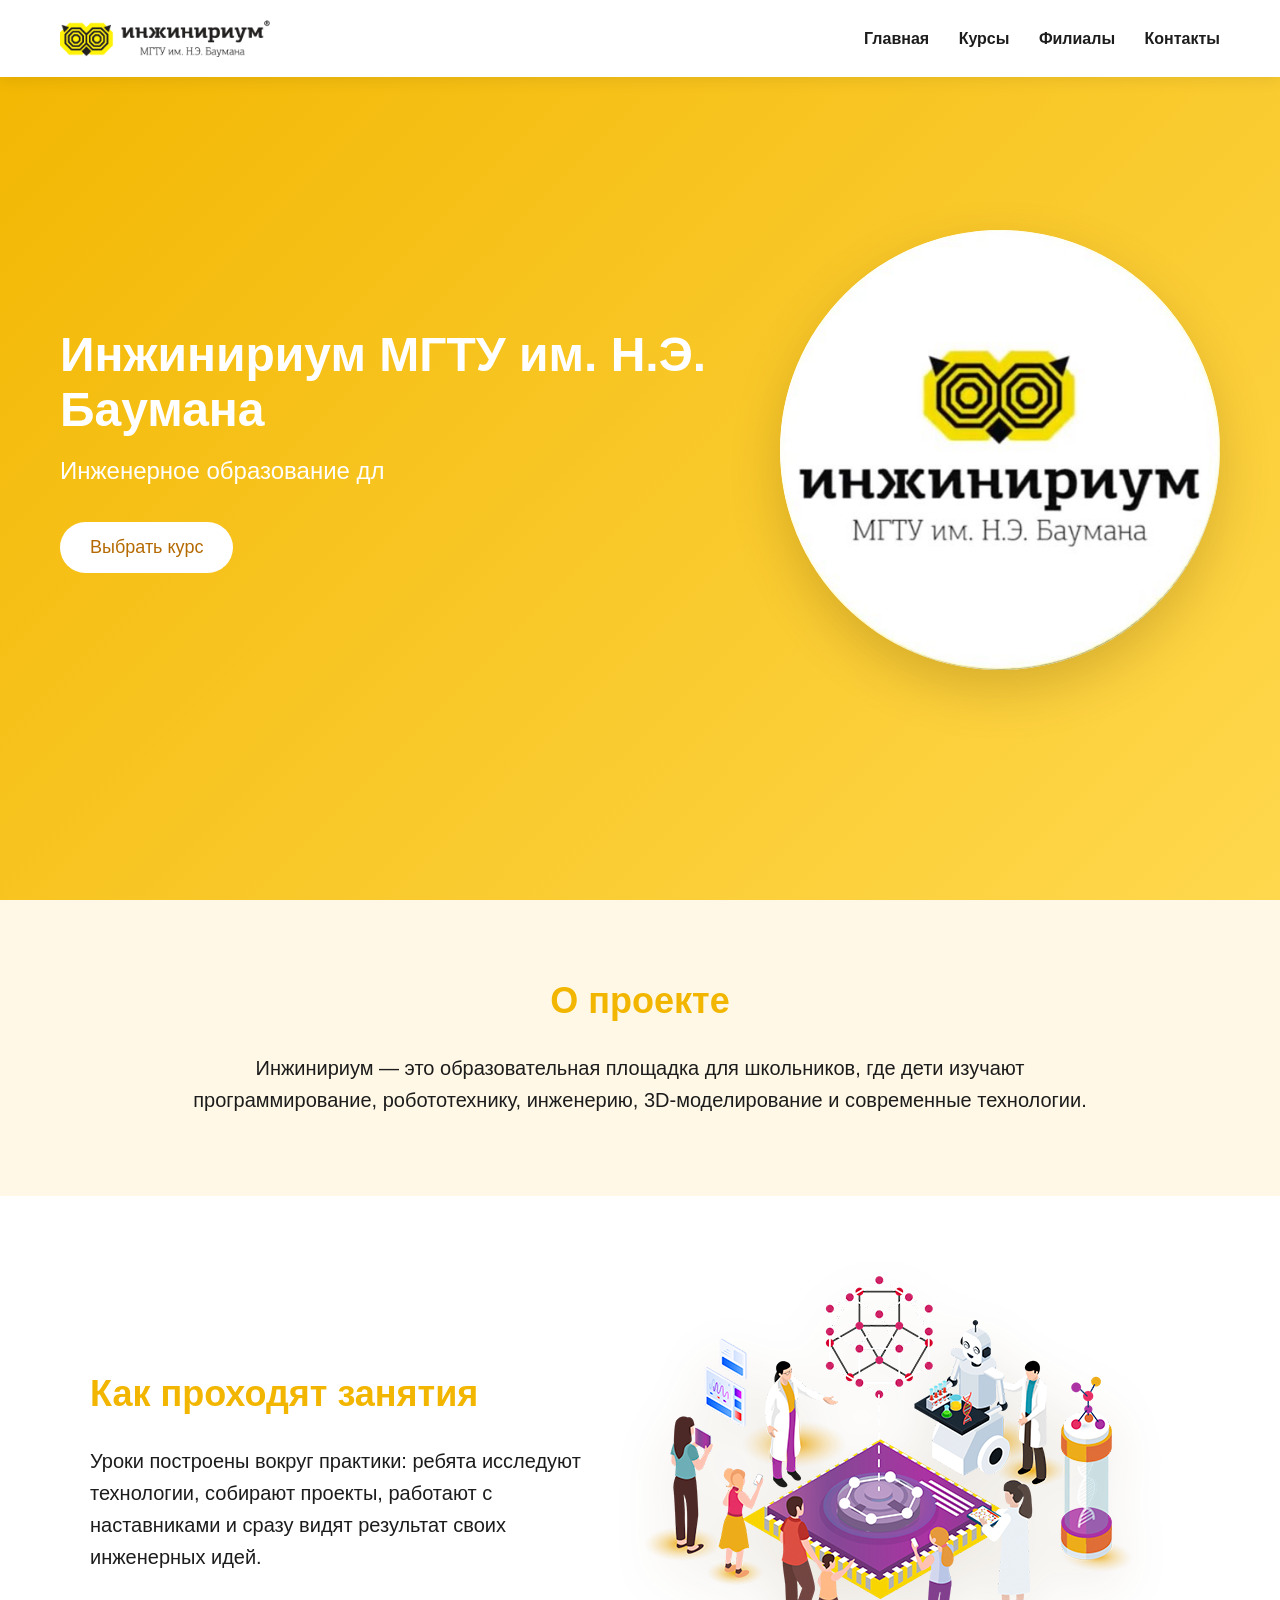
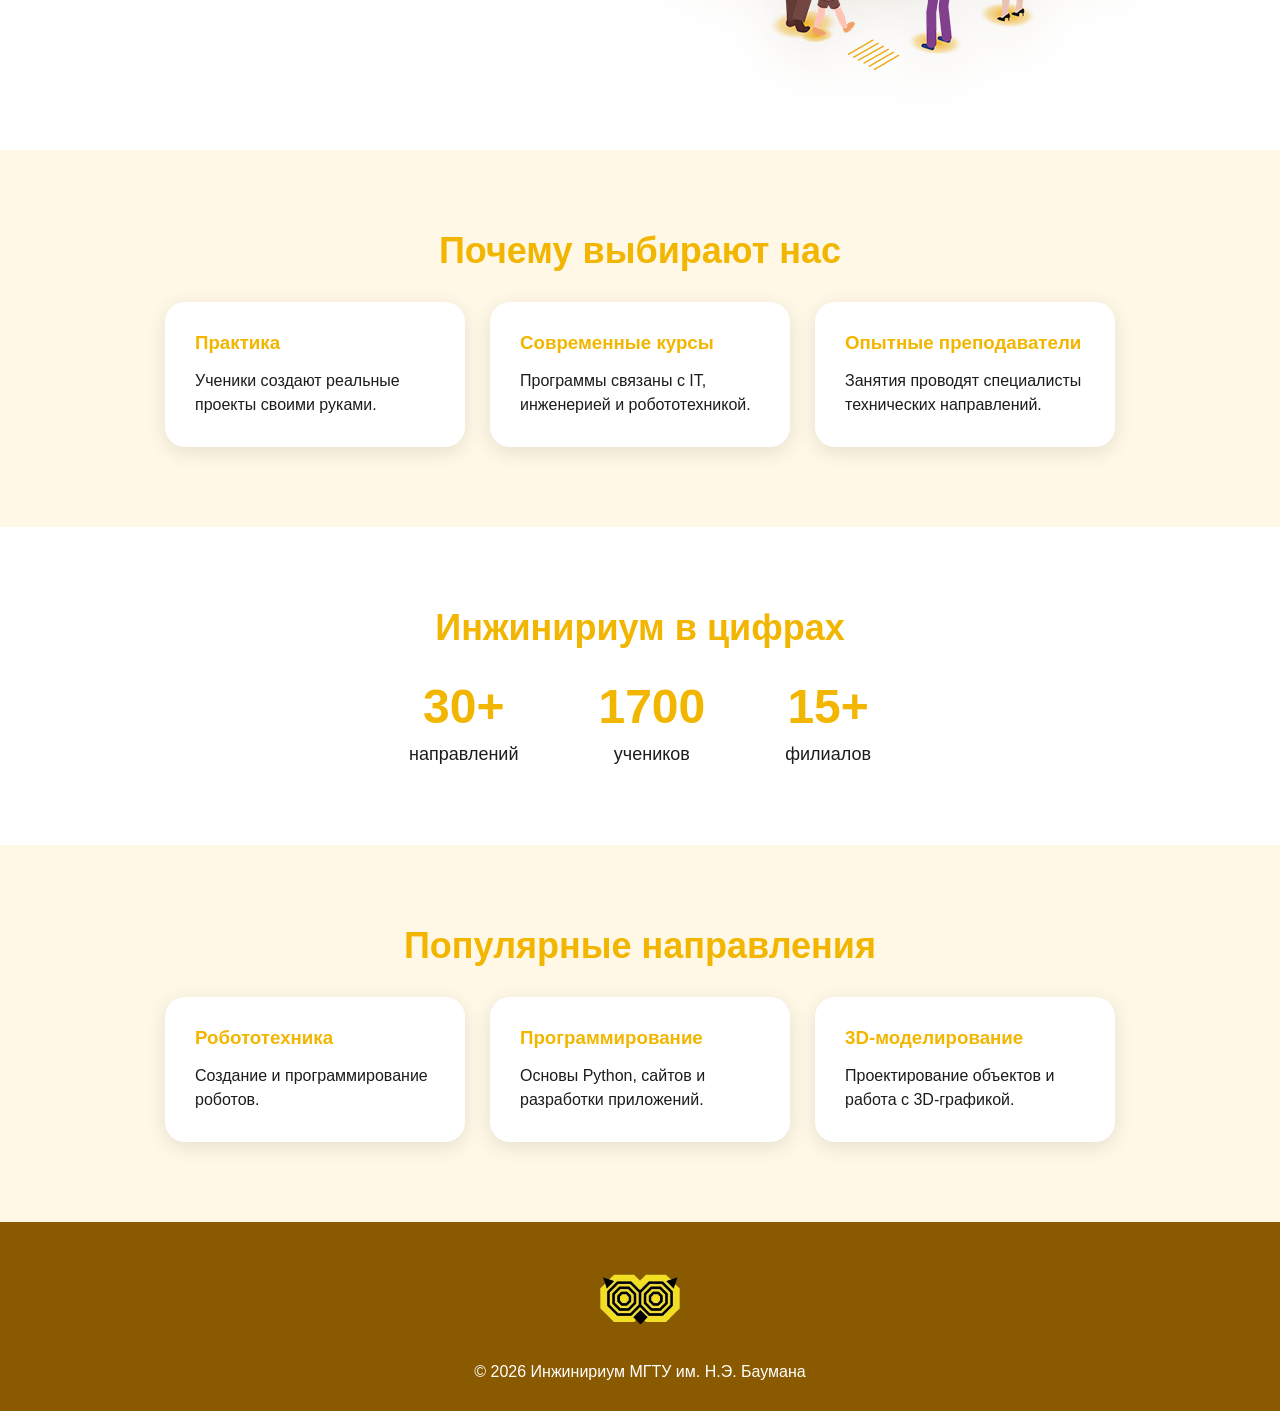
<file: index.html>
<!DOCTYPE html>
<html lang="ru">
<head>
    <meta charset="UTF-8">
    <meta name="viewport" content="width=device-width, initial-scale=1.0">
    <title>Инжинириум МГТУ им. Н.Э. Баумана</title>
    <link rel="stylesheet" href="style.css">
</head>
<body>

<header class="header">
    <a class="logo logo-link" href="index.html" aria-label="Inginirium">
        <img src="inginirium1.png" alt="Inginirium logo">
    </a>

    <nav class="nav">
        <a href="index.html">Главная</a>
        <a href="courses.html">Курсы</a>
        <a href="branches.html">Филиалы</a>
        <a href="contacts.html">Контакты</a>
    </nav>
</header>

<section class="hero">
    <div class="hero-text">
        <h1>Инжинириум МГТУ им. Н.Э. Баумана</h1>
        <p id="typing-text"></p>
        <a class="main-btn" href="courses.html">Выбрать курс</a>
    </div>
    <div class="hero-logo-card" aria-hidden="true">
        <img src="inginirium2.png" alt="">
    </div>
</section>

<section class="about reveal">
    <h2>О проекте</h2>
    <p>
        Инжинириум — это образовательная площадка для школьников,
        где дети изучают программирование, робототехнику, инженерию,
        3D-моделирование и современные технологии.
    </p>
</section>

<section class="infographic reveal">
    <div class="infographic-content">
        <div class="infographic-text">
            <h2>Как проходят занятия</h2>
            <p>
                Уроки построены вокруг практики: ребята исследуют технологии, собирают проекты,
                работают с наставниками и сразу видят результат своих инженерных идей.
            </p>
        </div>
        <img src="headpic_masterclass.png" alt="Инфографика мастер-класса Инжинириума">
    </div>
</section>

<section class="advantages reveal">
    <h2>Почему выбирают нас</h2>

    <div class="cards">
        <div class="card">
            <h3>Практика</h3>
            <p>Ученики создают реальные проекты своими руками.</p>
        </div>

        <div class="card">
            <h3>Современные курсы</h3>
            <p>Программы связаны с IT, инженерией и робототехникой.</p>
        </div>

        <div class="card">
            <h3>Опытные преподаватели</h3>
            <p>Занятия проводят специалисты технических направлений.</p>
        </div>
    </div>
</section>

<section class="stats reveal">
    <h2>Инжинириум в цифрах</h2>

    <div class="stats-box">
        <div>
            <span class="counter" data-target="30">0</span>
            <p>направлений</p>
        </div>

        <div>
            <span class="counter" data-target="5000">0</span>
            <p>учеников</p>
        </div>

        <div>
            <span class="counter" data-target="15">0</span>
            <p>филиалов</p>
        </div>
    </div>
</section>

<section class="courses-preview reveal">
    <h2>Популярные направления</h2>

    <div class="cards">
        <a class="card course-preview-card" href="courses.html#robotics">
            <h3>Робототехника</h3>
            <p>Создание и программирование роботов.</p>
        </a>

        <a class="card course-preview-card" href="courses.html#programming">
            <h3>Программирование</h3>
            <p>Основы Python, сайтов и разработки приложений.</p>
        </a>

        <a class="card course-preview-card" href="courses.html#design">
            <h3>3D-моделирование</h3>
            <p>Проектирование объектов и работа с 3D-графикой.</p>
        </a>
    </div>
</section>

<footer class="footer">
    <img class="footer-logo" src="inginirium3.png" alt="Inginirium logo">
    <p>© 2026 Инжинириум МГТУ им. Н.Э. Баумана</p>
</footer>

<script src="script.js"></script>
</body>
</html>
</file>
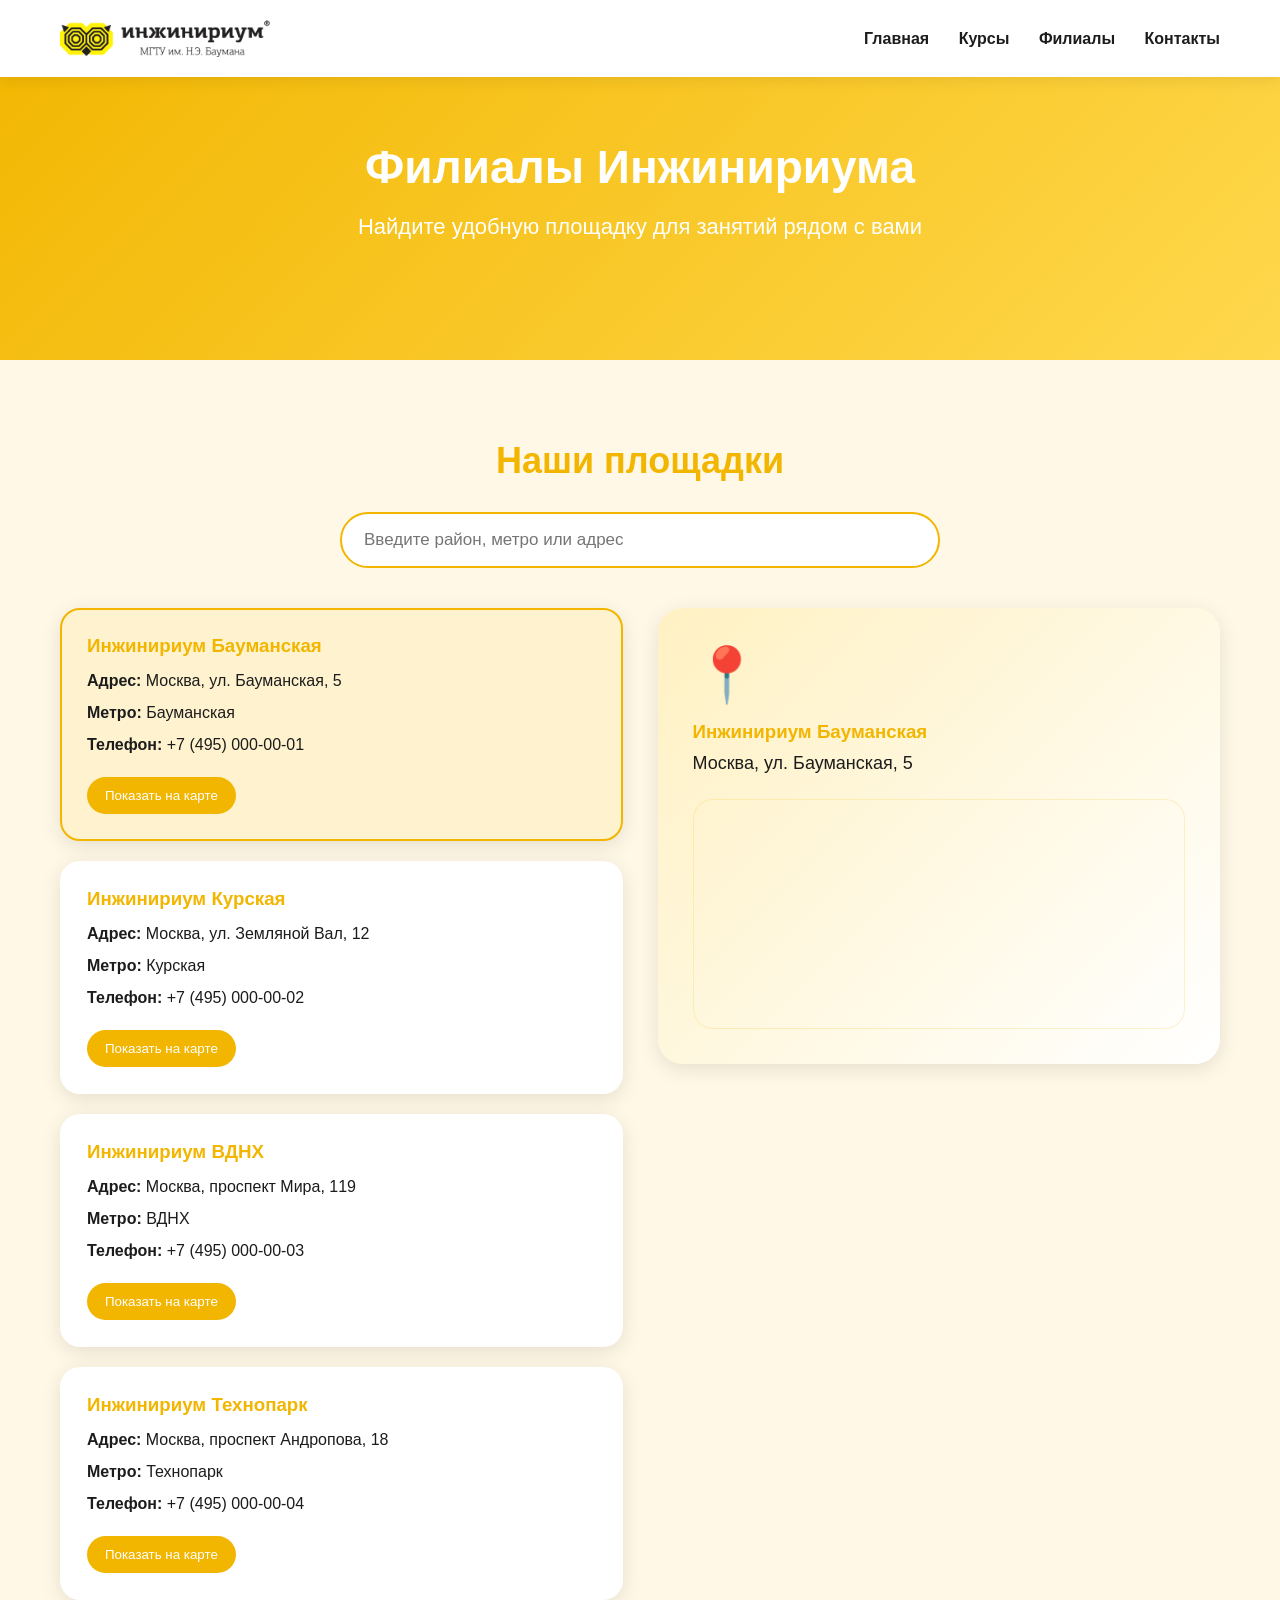
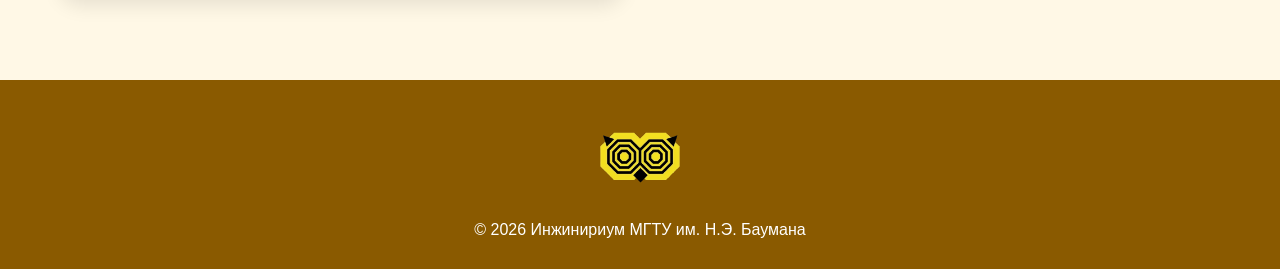
<file: branches.html>
<!DOCTYPE html>
<html lang="ru">
<head>
    <meta charset="UTF-8">
    <meta name="viewport" content="width=device-width, initial-scale=1.0">
    <title>Филиалы — Инжинириум</title>
    <link rel="stylesheet" href="style.css">
</head>
<body>

<header class="header">
    <a class="logo logo-link" href="index.html" aria-label="Inginirium">
        <img src="inginirium1.png" alt="Inginirium logo">
    </a>

    <nav class="nav">
        <a href="index.html">Главная</a>
        <a href="courses.html">Курсы</a>
        <a href="branches.html">Филиалы</a>
        <a href="contacts.html">Контакты</a>
    </nav>
</header>

<section class="page-hero branches-hero">
    <h1>Филиалы Инжинириума</h1>
    <p>Найдите удобную площадку для занятий рядом с вами</p>
</section>

<section class="branches-section reveal">
    <h2>Наши площадки</h2>

    <div class="branches-search">
        <input type="text" id="branch-search" placeholder="Введите район, метро или адрес">
    </div>

    <div class="branches-layout">
        <div class="branches-list">

            <div class="branch-card active-branch" data-branch="Бауманская" data-address="Москва, ул. Бауманская, 5" data-map-src="https://www.google.com/maps?q=55.7729,37.6803&z=16&output=embed">
                <h3>Инжинириум Бауманская</h3>
                <p><strong>Адрес:</strong> Москва, ул. Бауманская, 5</p>
                <p><strong>Метро:</strong> Бауманская</p>
                <p><strong>Телефон:</strong> +7 (495) 000-00-01</p>
                <button class="branch-btn">Показать на карте</button>
            </div>

            <div class="branch-card" data-branch="Курская" data-address="Москва, ул. Земляной Вал, 12" data-map-src="https://www.google.com/maps?q=55.7571,37.6596&z=16&output=embed">
                <h3>Инжинириум Курская</h3>
                <p><strong>Адрес:</strong> Москва, ул. Земляной Вал, 12</p>
                <p><strong>Метро:</strong> Курская</p>
                <p><strong>Телефон:</strong> +7 (495) 000-00-02</p>
                <button class="branch-btn">Показать на карте</button>
            </div>

            <div class="branch-card" data-branch="ВДНХ" data-address="Москва, проспект Мира, 119" data-map-src="https://www.google.com/maps?q=55.8298,37.6335&z=16&output=embed">
                <h3>Инжинириум ВДНХ</h3>
                <p><strong>Адрес:</strong> Москва, проспект Мира, 119</p>
                <p><strong>Метро:</strong> ВДНХ</p>
                <p><strong>Телефон:</strong> +7 (495) 000-00-03</p>
                <button class="branch-btn">Показать на карте</button>
            </div>

            <div class="branch-card" data-branch="Технопарк" data-address="Москва, проспект Андропова, 18" data-map-src="https://www.google.com/maps?q=55.6958,37.6657&z=16&output=embed">
                <h3>Инжинириум Технопарк</h3>
                <p><strong>Адрес:</strong> Москва, проспект Андропова, 18</p>
                <p><strong>Метро:</strong> Технопарк</p>
                <p><strong>Телефон:</strong> +7 (495) 000-00-04</p>
                <button class="branch-btn">Показать на карте</button>
            </div>

        </div>

        <div class="map-box">
            <div class="map-pin">📍</div>
            <h3 id="map-title">Инжинириум Бауманская</h3>
            <p id="map-address">Москва, ул. Бауманская, 5</p>
            <iframe
                id="google-map"
                class="google-map"
                src="https://www.google.com/maps?q=55.7729,37.6803&z=16&output=embed"
                loading="lazy"
                referrerpolicy="no-referrer-when-downgrade"
                allowfullscreen>
            </iframe>
        </div>
    </div>
</section>

<footer class="footer">
    <img class="footer-logo" src="inginirium3.png" alt="Inginirium logo">
    <p>© 2026 Инжинириум МГТУ им. Н.Э. Баумана</p>
</footer>

<script src="script.js"></script>
</body>
</html>
</file>
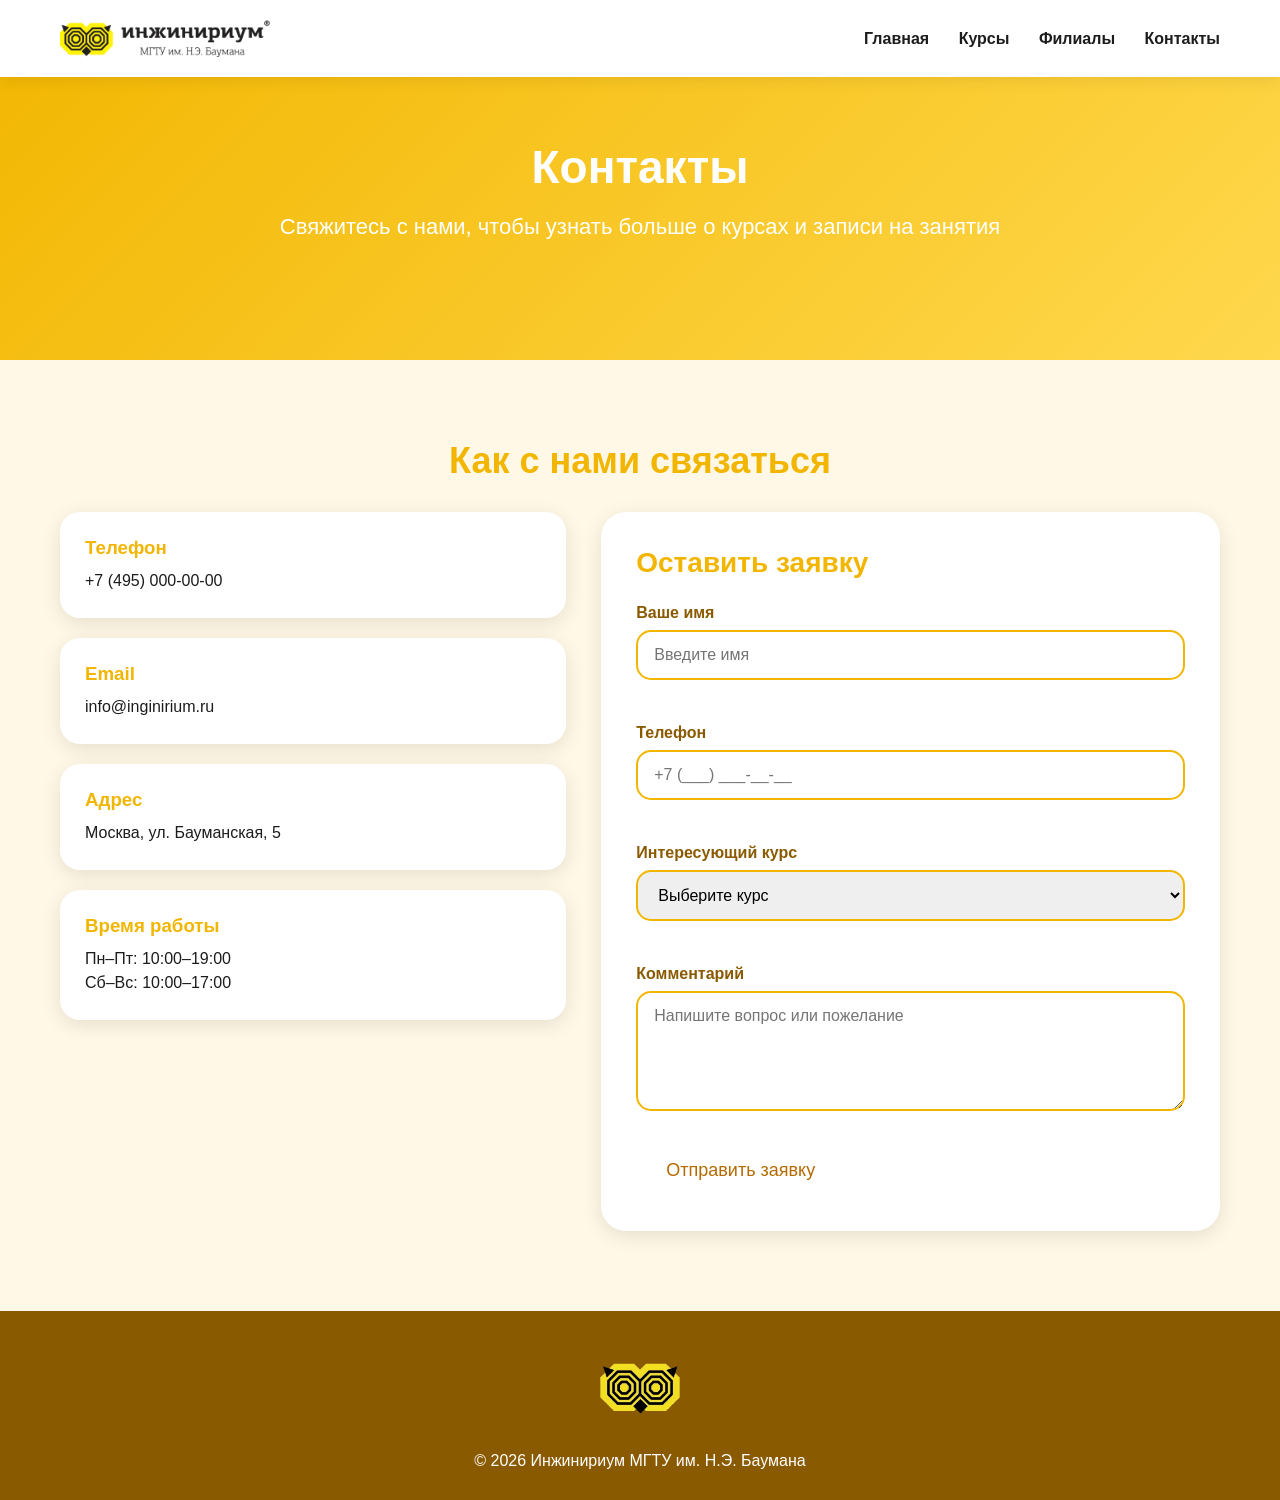
<file: contacts.html>
<!DOCTYPE html>
<html lang="ru">
<head>
    <meta charset="UTF-8">
    <meta name="viewport" content="width=device-width, initial-scale=1.0">
    <title>Контакты — Инжинириум</title>
    <link rel="stylesheet" href="style.css">
</head>
<body>

<header class="header">
    <a class="logo logo-link" href="index.html" aria-label="Inginirium">
        <img src="inginirium1.png" alt="Inginirium logo">
    </a>

    <nav class="nav">
        <a href="index.html">Главная</a>
        <a href="courses.html">Курсы</a>
        <a href="branches.html">Филиалы</a>
        <a href="contacts.html">Контакты</a>
    </nav>
</header>

<section class="page-hero contacts-hero">
    <h1>Контакты</h1>
    <p>Свяжитесь с нами, чтобы узнать больше о курсах и записи на занятия</p>
</section>

<section class="contacts-section reveal">
    <h2>Как с нами связаться</h2>

    <div class="contacts-layout">

        <div class="contacts-info">
            <div class="contact-card">
                <h3>Телефон</h3>
                <p>+7 (495) 000-00-00</p>
            </div>

            <div class="contact-card">
                <h3>Email</h3>
                <p>info@inginirium.ru</p>
            </div>

            <div class="contact-card">
                <h3>Адрес</h3>
                <p>Москва, ул. Бауманская, 5</p>
            </div>

            <div class="contact-card">
                <h3>Время работы</h3>
                <p>Пн–Пт: 10:00–19:00</p>
                <p>Сб–Вс: 10:00–17:00</p>
            </div>
        </div>

        <div class="contact-form-box">
            <h3>Оставить заявку</h3>

            <form id="contact-form">
                <div class="form-group">
                    <label for="user-name">Ваше имя</label>
                    <input type="text" id="user-name" placeholder="Введите имя">
                    <span class="error-text"></span>
                </div>

                <div class="form-group">
                    <label for="user-phone">Телефон</label>
                    <input type="text" id="user-phone" placeholder="+7 (___) ___-__-__">
                    <span class="error-text"></span>
                </div>

                <div class="form-group">
                    <label for="user-course">Интересующий курс</label>
                    <select id="user-course">
                        <option value="">Выберите курс</option>
                        <option value="python">Python для школьников</option>
                        <option value="robotics">Робототехника LEGO</option>
                        <option value="engineering">Юный инженер</option>
                        <option value="web">Создание сайтов</option>
                        <option value="3d">3D-моделирование</option>
                    </select>
                    <span class="error-text"></span>
                </div>

                <div class="form-group">
                    <label for="user-message">Комментарий</label>
                    <textarea id="user-message" placeholder="Напишите вопрос или пожелание"></textarea>
                </div>

                <button type="submit" class="main-btn form-submit-btn">Отправить заявку</button>
            </form>

            <div class="success-message" id="success-message">
                Заявка успешно отправлена! Мы свяжемся с вами в ближайшее время.
            </div>
        </div>

    </div>
</section>

<footer class="footer">
    <img class="footer-logo" src="inginirium3.png" alt="Inginirium logo">
    <p>© 2026 Инжинириум МГТУ им. Н.Э. Баумана</p>
</footer>

<script src="script.js"></script>
</body>
</html>
</file>
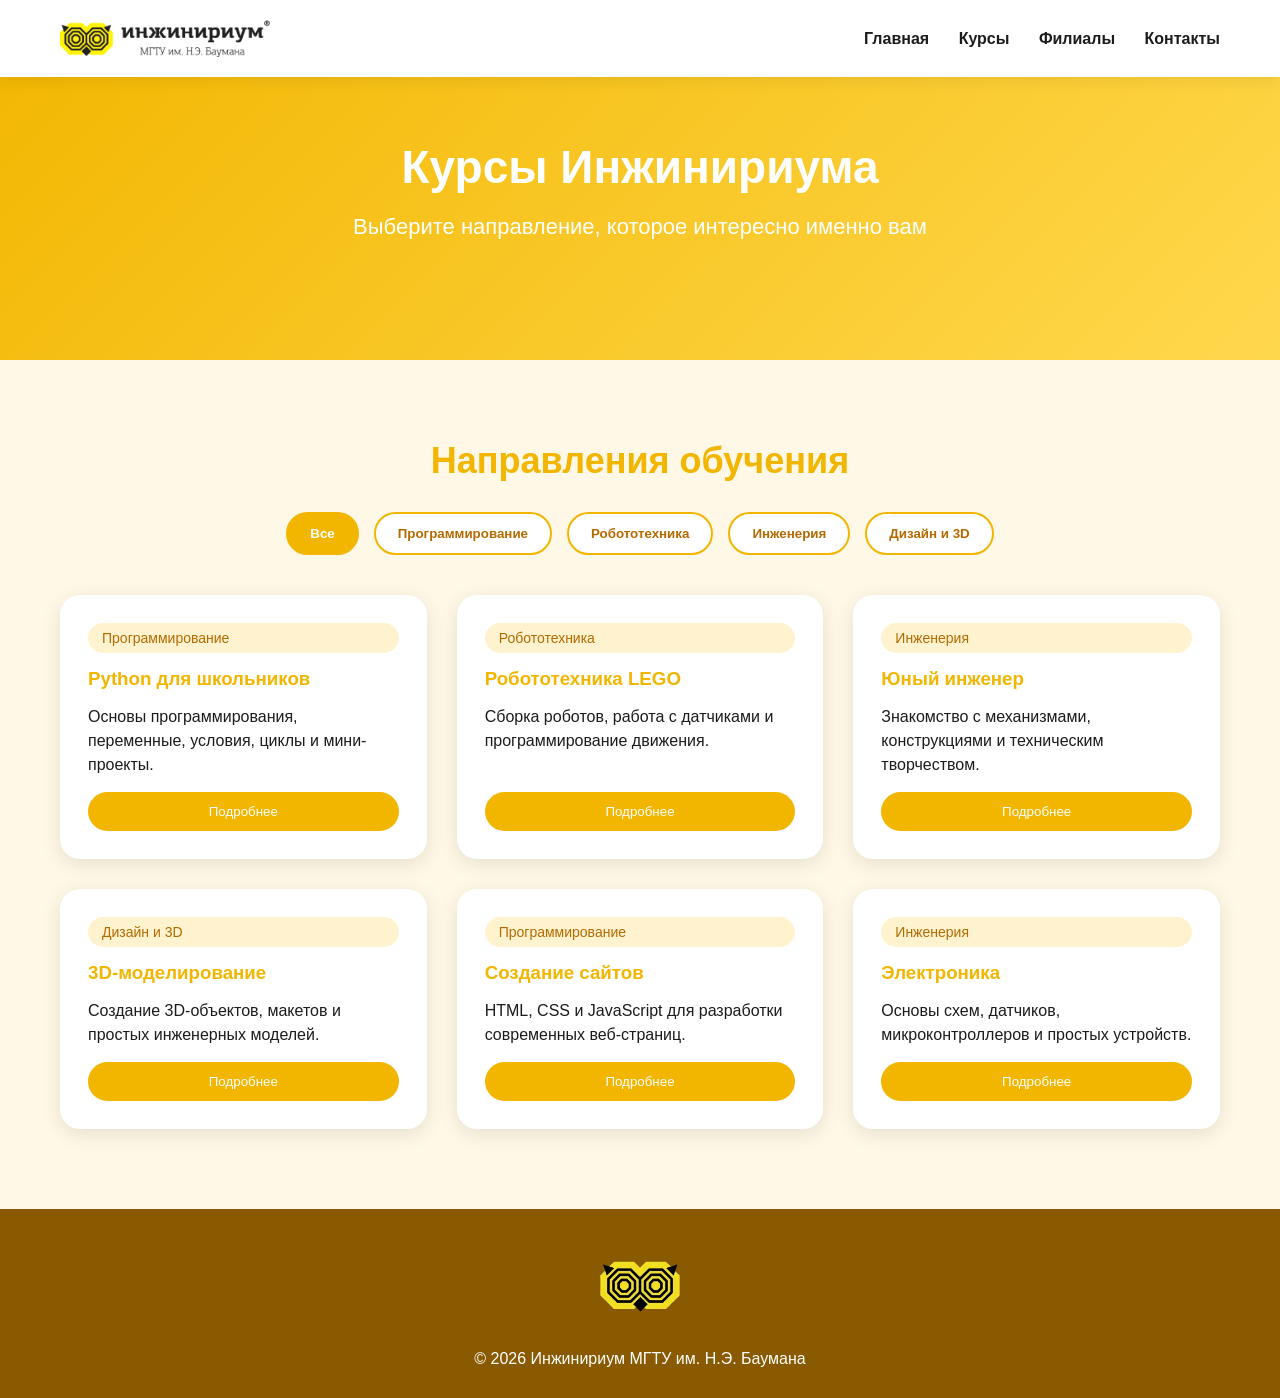
<file: courses.html>
<!DOCTYPE html>
<html lang="ru">
<head>
    <meta charset="UTF-8">
    <meta name="viewport" content="width=device-width, initial-scale=1.0">
    <title>Курсы — Инжинириум</title>
    <link rel="stylesheet" href="style.css">
</head>
<body>

<header class="header">
    <a class="logo logo-link" href="index.html" aria-label="Inginirium">
        <img src="inginirium1.png" alt="Inginirium logo">
    </a>

    <nav class="nav">
        <a href="index.html">Главная</a>
        <a href="courses.html">Курсы</a>
        <a href="branches.html">Филиалы</a>
        <a href="contacts.html">Контакты</a>
    </nav>
</header>

<section class="page-hero courses-hero">
    <h1>Курсы Инжинириума</h1>
    <p>Выберите направление, которое интересно именно вам</p>
</section>

<section class="courses-section reveal">
    <h2>Направления обучения</h2>

    <div class="filter-buttons">
        <button class="filter-btn active-filter" data-filter="all">Все</button>
        <button class="filter-btn" data-filter="programming">Программирование</button>
        <button class="filter-btn" data-filter="robotics">Робототехника</button>
        <button class="filter-btn" data-filter="engineering">Инженерия</button>
        <button class="filter-btn" data-filter="design">Дизайн и 3D</button>
    </div>

    <div class="courses-grid">
        <div class="course-card" data-category="programming">
            <span class="course-tag">Программирование</span>
            <h3>Python для школьников</h3>
            <p>Основы программирования, переменные, условия, циклы и мини-проекты.</p>
            <ul class="course-meta">
                <li><strong>Возраст:</strong> 10–14 лет</li>
                <li><strong>Длительность:</strong> 4 месяца</li>
                <li><strong>Расписание:</strong> 2 раза в неделю по 90 минут</li>
                <li><strong>Количество занятий:</strong> 32</li>
                <li><strong>Формат обучения:</strong> очно, мини-группы</li>
                <li><strong>Уровень:</strong> начальный</li>
            </ul>
            <div class="course-result">
                <h4>После курса ребёнок сможет</h4>
                <p>Писать простые программы на Python, использовать переменные, условия, циклы и функции.</p>
            </div>
            <div class="course-projects">
                <h4>Примеры проектов</h4>
                <p>Мини-игра, калькулятор, чат-бот, программа-викторина.</p>
            </div>
            <button class="details-btn" data-title="Python для школьников" data-text="На курсе ученики изучают основы Python, создают простые игры, программы и учатся мыслить как программисты.">
                Подробнее
            </button>
        </div>

        <div class="course-card" data-category="robotics">
            <span class="course-tag">Робототехника</span>
            <h3>Робототехника LEGO</h3>
            <p>Сборка роботов, работа с датчиками и программирование движения.</p>
            <ul class="course-meta">
                <li><strong>Возраст:</strong> 7–11 лет</li>
                <li><strong>Длительность:</strong> 3 месяца</li>
                <li><strong>Расписание:</strong> 1 раз в неделю по 120 минут</li>
                <li><strong>Количество занятий:</strong> 12</li>
                <li><strong>Формат обучения:</strong> очно, работа в командах</li>
                <li><strong>Уровень:</strong> начальный</li>
            </ul>
            <div class="course-result">
                <h4>После курса ребёнок сможет</h4>
                <p>Собирать роботов LEGO, подключать датчики и программировать движение по заданному сценарию.</p>
            </div>
            <div class="course-projects">
                <h4>Примеры проектов</h4>
                <p>Робот-сумоист, робот-следопыт, автоматические ворота, сортировщик предметов.</p>
            </div>
            <button class="details-btn" data-title="Робототехника LEGO" data-text="Ребята собирают модели роботов, программируют их поведение и учатся решать инженерные задачи.">
                Подробнее
            </button>
        </div>

        <div class="course-card" data-category="engineering">
            <span class="course-tag">Инженерия</span>
            <h3>Юный инженер</h3>
            <p>Знакомство с механизмами, конструкциями и техническим творчеством.</p>
            <ul class="course-meta">
                <li><strong>Возраст:</strong> 9–13 лет</li>
                <li><strong>Длительность:</strong> 4 месяца</li>
                <li><strong>Расписание:</strong> 1 раз в неделю по 120 минут</li>
                <li><strong>Количество занятий:</strong> 16</li>
                <li><strong>Формат обучения:</strong> очно, проектные занятия</li>
                <li><strong>Уровень:</strong> базовый</li>
            </ul>
            <div class="course-result">
                <h4>После курса ребёнок сможет</h4>
                <p>Понимать принципы работы механизмов, читать простые схемы и собирать инженерные модели.</p>
            </div>
            <div class="course-projects">
                <h4>Примеры проектов</h4>
                <p>Мостовая конструкция, подъёмный кран, катапульта, модель транспортного механизма.</p>
            </div>
            <button class="details-btn" data-title="Юный инженер" data-text="Курс помогает понять основы инженерии: как работают механизмы, конструкции и технические системы.">
                Подробнее
            </button>
        </div>

        <div class="course-card" data-category="design">
            <span class="course-tag">Дизайн и 3D</span>
            <h3>3D-моделирование</h3>
            <p>Создание 3D-объектов, макетов и простых инженерных моделей.</p>
            <ul class="course-meta">
                <li><strong>Возраст:</strong> 11–16 лет</li>
                <li><strong>Длительность:</strong> 3 месяца</li>
                <li><strong>Расписание:</strong> 2 раза в неделю по 90 минут</li>
                <li><strong>Количество занятий:</strong> 24</li>
                <li><strong>Формат обучения:</strong> очно, индивидуальная работа за компьютером</li>
                <li><strong>Уровень:</strong> начальный</li>
            </ul>
            <div class="course-result">
                <h4>После курса ребёнок сможет</h4>
                <p>Создавать 3D-модели, готовить их к печати и оформлять простые инженерные макеты.</p>
            </div>
            <div class="course-projects">
                <h4>Примеры проектов</h4>
                <p>Брелок, деталь механизма, макет здания, персонаж или объект для игры.</p>
            </div>
            <button class="details-btn" data-title="3D-моделирование" data-text="Ученики осваивают основы 3D-моделирования и создают собственные объекты для проектов.">
                Подробнее
            </button>
        </div>

        <div class="course-card" data-category="programming">
            <span class="course-tag">Программирование</span>
            <h3>Создание сайтов</h3>
            <p>HTML, CSS и JavaScript для разработки современных веб-страниц.</p>
            <ul class="course-meta">
                <li><strong>Возраст:</strong> 12–16 лет</li>
                <li><strong>Длительность:</strong> 4 месяца</li>
                <li><strong>Расписание:</strong> 2 раза в неделю по 90 минут</li>
                <li><strong>Количество занятий:</strong> 32</li>
                <li><strong>Формат обучения:</strong> очно или онлайн</li>
                <li><strong>Уровень:</strong> начальный</li>
            </ul>
            <div class="course-result">
                <h4>После курса ребёнок сможет</h4>
                <p>Верстать адаптивные страницы, добавлять интерактивность и публиковать небольшой сайт.</p>
            </div>
            <div class="course-projects">
                <h4>Примеры проектов</h4>
                <p>Личный сайт, страница курса, интерактивная галерея, мини-приложение на JavaScript.</p>
            </div>
            <button class="details-btn" data-title="Создание сайтов" data-text="На курсе ученики создают сайты, изучают HTML, CSS, JavaScript и основы веб-дизайна.">
                Подробнее
            </button>
        </div>

        <div class="course-card" data-category="engineering">
            <span class="course-tag">Инженерия</span>
            <h3>Электроника</h3>
            <p>Основы схем, датчиков, микроконтроллеров и простых устройств.</p>
            <ul class="course-meta">
                <li><strong>Возраст:</strong> 12–17 лет</li>
                <li><strong>Длительность:</strong> 4 месяца</li>
                <li><strong>Расписание:</strong> 1 раз в неделю по 120 минут</li>
                <li><strong>Количество занятий:</strong> 16</li>
                <li><strong>Формат обучения:</strong> очно, лабораторные работы</li>
                <li><strong>Уровень:</strong> базовый</li>
            </ul>
            <div class="course-result">
                <h4>После курса ребёнок сможет</h4>
                <p>Собирать простые электронные схемы, работать с датчиками и понимать основы микроконтроллеров.</p>
            </div>
            <div class="course-projects">
                <h4>Примеры проектов</h4>
                <p>Светофор, метеостанция, сигнализация, устройство с датчиком расстояния.</p>
            </div>
            <button class="details-btn" data-title="Электроника" data-text="На занятиях ученики знакомятся с электронными компонентами, собирают схемы и создают простые устройства.">
                Подробнее
            </button>
        </div>
    </div>
</section>

<div class="modal" id="course-modal">
    <div class="modal-content">
        <button class="modal-close" id="modal-close">×</button>
        <h2 id="modal-title"></h2>
        <div id="modal-text" class="modal-text"></div>
        <a class="main-btn modal-signup-btn" href="contacts.html">Записаться</a>
    </div>
</div>

<footer class="footer">
    <img class="footer-logo" src="inginirium3.png" alt="Inginirium logo">
    <p>© 2026 Инжинириум МГТУ им. Н.Э. Баумана</p>
</footer>

<script src="script.js"></script>
</body>
</html>
</file>
<file: style.css>
* {
    margin: 0;
    padding: 0;
    box-sizing: border-box;
}

body {
    font-family: Arial, sans-serif;
    background: #fff8e6;
    color: #1c1c1c;
}

.header {
    width: 100%;
    padding: 20px 60px;
    background: #ffffff;
    display: flex;
    justify-content: space-between;
    align-items: center;
    box-shadow: 0 3px 15px rgba(0, 0, 0, 0.08);
    position: fixed;
    top: 0;
    z-index: 100;
}

.logo {
    font-size: 24px;
    font-weight: bold;
    color: #f2b600;
}

.logo-link {
    display: inline-flex;
    align-items: center;
    flex: 0 0 auto;
    text-decoration: none;
}

.logo-link img {
    display: block;
    width: 210px;
    max-width: 42vw;
    height: auto;
}

.nav a {
    margin-left: 25px;
    text-decoration: none;
    color: #1c1c1c;
    font-weight: bold;
}

.nav a:hover {
    color: #f2b600;
}

.hero {
    height: 100vh;
    background: linear-gradient(135deg, #f2b600, #ffd84d);
    display: flex;
    gap: 48px;
    justify-content: space-between;
    align-items: center;
    padding: 0 60px;
    color: white;
    overflow: hidden;
}

.hero-text {
    max-width: 700px;
}

.hero h1 {
    font-size: 48px;
    margin-bottom: 20px;
}

.hero p {
    font-size: 24px;
    min-height: 35px;
    margin-bottom: 30px;
}

.hero-logo-card {
    width: min(36vw, 440px);
    border-radius: 50%;
    overflow: hidden;
    box-shadow: 0 20px 50px rgba(91, 61, 0, 0.22);
    background: white;
    flex: 0 0 auto;
}

.hero-logo-card img {
    display: block;
    width: 100%;
    height: auto;
    aspect-ratio: 1;
    object-fit: cover;
}

.main-btn {
    display: inline-block;
    padding: 15px 30px;
    background: white;
    color: #b56a00;
    border: none;
    border-radius: 30px;
    font-size: 18px;
    text-decoration: none;
    cursor: pointer;
    transition: 0.3s;
}

.main-btn:hover {
    transform: scale(1.05);
    background: #fff3cf;
}

section {
    padding: 80px 60px;
}

h2 {
    font-size: 36px;
    margin-bottom: 30px;
    text-align: center;
    color: #f2b600;
}

.about p {
    max-width: 900px;
    margin: 0 auto;
    font-size: 20px;
    line-height: 1.6;
    text-align: center;
}

.infographic {
    background: #ffffff;
}

.infographic-content {
    max-width: 1100px;
    margin: 0 auto;
    display: grid;
    grid-template-columns: minmax(0, 0.9fr) minmax(280px, 489px);
    gap: 42px;
    align-items: center;
}

.infographic-text h2 {
    text-align: left;
}

.infographic-text p {
    font-size: 20px;
    line-height: 1.6;
}

.infographic-content img {
    display: block;
    width: 100%;
    height: auto;
    filter: drop-shadow(0 18px 28px rgba(91, 61, 0, 0.12));
}

.cards {
    display: flex;
    gap: 25px;
    justify-content: center;
    flex-wrap: wrap;
}

.card {
    background: white;
    width: 300px;
    padding: 30px;
    border-radius: 20px;
    box-shadow: 0 5px 20px rgba(0, 0, 0, 0.1);
    transition: 0.3s;
}

.card:hover {
    transform: translateY(-10px);
}

.card h3 {
    color: #f2b600;
    margin-bottom: 15px;
}

.card p {
    line-height: 1.5;
}

.course-preview-card {
    color: inherit;
    text-decoration: none;
}

.course-preview-card:focus-visible {
    outline: 3px solid #b56a00;
    outline-offset: 4px;
}

.stats {
    background: #ffffff;
}

.stats-box {
    display: flex;
    justify-content: center;
    gap: 80px;
    flex-wrap: wrap;
    text-align: center;
}

.counter {
    font-size: 48px;
    font-weight: bold;
    color: #f2b600;
}

.stats-box p {
    font-size: 18px;
    margin-top: 10px;
}

.footer {
    background: #8a5a00;
    color: white;
    text-align: center;
    padding: 30px;
}

.footer-logo {
    display: block;
    object-fit: contain;
    object-position: center;
    margin-bottom: 16px;
    margin-left: auto;
    margin-right: auto;
    width: 180px;
    max-width: 70vw;
    height: auto;
}

.reveal {
    opacity: 0;
    transform: translateY(60px);
    transition: 0.8s;
}

.reveal.active {
    opacity: 1;
    transform: translateY(0);
}

@media (max-width: 768px) {
    .header {
        padding: 15px 25px;
        flex-direction: column;
        gap: 15px;
    }

    .nav a {
        margin: 0 8px;
        font-size: 14px;
    }

    .hero {
        padding: 0 30px;
        text-align: center;
        justify-content: center;
    }

    .hero h1 {
        font-size: 34px;
    }

    .hero p {
        font-size: 20px;
    }

    .hero-logo-card {
        display: none;
    }

    section {
        padding: 60px 25px;
    }

    .infographic-content {
        grid-template-columns: 1fr;
        text-align: center;
    }

    .infographic-text h2 {
        text-align: center;
    }

    .stats-box {
        gap: 35px;
    }
}

.page-hero {
    min-height: 360px;
    padding: 140px 60px 80px;
    background: linear-gradient(135deg, #f2b600, #ffd84d);
    color: white;
    text-align: center;
}

.page-hero h1 {
    font-size: 46px;
    margin-bottom: 20px;
}

.page-hero p {
    font-size: 22px;
}

.courses-section {
    background: #fff8e6;
}

.filter-buttons {
    display: flex;
    justify-content: center;
    gap: 15px;
    flex-wrap: wrap;
    margin-bottom: 40px;
}

.filter-btn {
    padding: 12px 22px;
    border: 2px solid #f2b600;
    background: white;
    color: #b56a00;
    border-radius: 25px;
    cursor: pointer;
    font-weight: bold;
    transition: 0.3s;
}

.filter-btn:hover,
.active-filter {
    background: #f2b600;
    color: white;
}

.courses-grid {
    display: grid;
    grid-template-columns: repeat(auto-fit, minmax(280px, 1fr));
    gap: 30px;
}

.course-card {
    background: white;
    padding: 28px;
    border-radius: 20px;
    box-shadow: 0 5px 20px rgba(0, 0, 0, 0.1);
    transition: 0.4s;
    animation: courseShow 0.5s ease;
    display: flex;
    flex-direction: column;
}

.course-card:hover {
    transform: translateY(-10px);
}

.course-tag {
    display: inline-block;
    padding: 7px 14px;
    background: #fff3cf;
    color: #b56a00;
    border-radius: 20px;
    font-size: 14px;
    margin-bottom: 15px;
}

.course-card h3 {
    color: #f2b600;
    margin-bottom: 15px;
}

.course-card p {
    line-height: 1.5;
    margin-bottom: 15px;
}

.course-card ul {
    margin-left: 20px;
    margin-bottom: 20px;
}

.course-card li {
    margin-bottom: 7px;
}

.course-meta {
    background: #fffaf0;
    border-left: 4px solid #f2b600;
    border-radius: 14px;
    list-style: none;
    margin-left: 0;
    padding: 16px 18px;
}

.course-meta li {
    line-height: 1.45;
}

.course-result,
.course-projects {
    margin-bottom: 18px;
}

.course-result h4,
.course-projects h4 {
    color: #8a5a00;
    font-size: 16px;
    margin-bottom: 8px;
}

.course-result p,
.course-projects p {
    margin-bottom: 0;
}

.course-card .course-meta,
.course-card .course-result,
.course-card .course-projects {
    display: none;
}

.modal-text {
    max-height: min(58vh, 520px);
    overflow-y: auto;
    padding-right: 8px;
}

.modal-text > p {
    font-size: 18px;
    line-height: 1.6;
    margin-bottom: 22px;
}

.modal-text .course-meta,
.modal-text .course-result,
.modal-text .course-projects {
    display: block;
}

.modal-text .course-meta {
    margin-bottom: 22px;
}

.modal-text .course-result,
.modal-text .course-projects {
    padding-top: 4px;
}

.modal-signup-btn {
    display: block;
    width: 100%;
    margin-top: 26px;
    padding: 17px 30px;
    background: #f2b600;
    color: #ffffff;
    border-radius: 18px;
    font-weight: bold;
    text-align: center;
    box-shadow: 0 12px 24px rgba(181, 106, 0, 0.28);
}

.modal-signup-btn:hover {
    background: #b56a00;
    transform: translateY(-2px);
}

.details-btn {
    margin-top: auto;
    padding: 12px 20px;
    background: #f2b600;
    color: white;
    border: none;
    border-radius: 25px;
    cursor: pointer;
    transition: 0.3s;
}

.details-btn:hover {
    background: #b56a00;
    transform: scale(1.05);
}

.hide-course {
    display: none;
}

@keyframes courseShow {
    from {
        opacity: 0;
        transform: scale(0.92);
    }

    to {
        opacity: 1;
        transform: scale(1);
    }
}

.modal {
    position: fixed;
    inset: 0;
    background: rgba(91, 61, 0, 0.65);
    display: none;
    justify-content: center;
    align-items: center;
    z-index: 300;
}

.modal.show-modal {
    display: flex;
}

.modal-content {
    width: 90%;
    max-width: 520px;
    background: white;
    padding: 40px;
    border-radius: 25px;
    position: relative;
    animation: modalShow 0.4s ease;
}

.modal-content h2 {
    text-align: left;
    margin-bottom: 20px;
}

.modal-content p {
    font-size: 18px;
    line-height: 1.6;
    margin-bottom: 25px;
}

.modal-close {
    position: absolute;
    top: 15px;
    right: 20px;
    border: none;
    background: none;
    font-size: 34px;
    cursor: pointer;
    color: #f2b600;
}

@keyframes modalShow {
    from {
        opacity: 0;
        transform: translateY(-40px) scale(0.95);
    }

    to {
        opacity: 1;
        transform: translateY(0) scale(1);
    }
}

@media (max-width: 768px) {
    .page-hero {
        padding: 150px 25px 70px;
    }

    .page-hero h1 {
        font-size: 34px;
    }
}

.branches-section {
    background: #fff8e6;
}

.branches-search {
    max-width: 600px;
    margin: 0 auto 40px;
}

.branches-search input {
    width: 100%;
    padding: 16px 22px;
    border: 2px solid #f2b600;
    border-radius: 30px;
    font-size: 17px;
    outline: none;
}

.branches-layout {
    display: grid;
    grid-template-columns: 1fr 1fr;
    gap: 35px;
    align-items: start;
}

.branches-list {
    display: flex;
    flex-direction: column;
    gap: 20px;
}

.branch-card {
    background: white;
    padding: 25px;
    border-radius: 20px;
    border: 2px solid transparent;
    box-shadow: 0 5px 20px rgba(0, 0, 0, 0.1);
    transition: 0.3s;
    animation: courseShow 0.5s ease;
}

.branch-card:hover {
    transform: translateX(8px);
}

.branch-card h3 {
    color: #f2b600;
    margin-bottom: 12px;
}

.branch-card p {
    margin-bottom: 8px;
    line-height: 1.5;
}

.active-branch {
    border-color: #f2b600;
    background: #fff3cf;
}

.branch-btn {
    margin-top: 12px;
    padding: 11px 18px;
    background: #f2b600;
    color: white;
    border: none;
    border-radius: 25px;
    cursor: pointer;
    transition: 0.3s;
}

.branch-btn:hover {
    background: #b56a00;
    transform: scale(1.05);
}

.map-box {
    position: sticky;
    top: 120px;
    min-height: 430px;
    background: linear-gradient(135deg, #fff1c2, #ffffff);
    border-radius: 25px;
    padding: 35px;
    box-shadow: 0 5px 20px rgba(0, 0, 0, 0.1);
    overflow: hidden;
}

.map-pin {
    font-size: 54px;
}

.map-box h3 {
    color: #f2b600;
    margin: 15px 0 10px;
}

.map-box p {
    font-size: 18px;
    margin-bottom: 25px;
}

.fake-map-grid {
    height: 230px;
    border-radius: 20px;
    background-image:
        linear-gradient(rgba(242, 182, 0, 0.18) 2px, transparent 2px),
        linear-gradient(90deg, rgba(242, 182, 0, 0.18) 2px, transparent 2px);
    background-size: 38px 38px;
    background-color: #fffaf0;
    position: relative;
}

.fake-map-grid::after {
    content: "Карта филиала";
    position: absolute;
    inset: 0;
    display: flex;
    justify-content: center;
    align-items: center;
    color: #f2b600;
    font-size: 24px;
    font-weight: bold;
}

.google-map {
    display: block;
    width: 100%;
    height: 230px;
    border: 0;
    border-radius: 20px;
    box-shadow: inset 0 0 0 1px rgba(242, 182, 0, 0.18);
}

.hide-branch {
    display: none;
}

@keyframes pinPulse {
    0% {
        transform: scale(1);
    }

    50% {
        transform: scale(1.18);
    }

    100% {
        transform: scale(1);
    }
}

@media (max-width: 900px) {
    .branches-layout {
        grid-template-columns: 1fr;
    }

    .map-box {
        position: static;
    }
}

.contacts-section {
    background: #fff8e6;
}

.contacts-layout {
    display: grid;
    grid-template-columns: 0.9fr 1.1fr;
    gap: 35px;
    align-items: start;
}

.contacts-info {
    display: grid;
    grid-template-columns: 1fr;
    gap: 20px;
}

.contact-card {
    background: white;
    padding: 25px;
    border-radius: 20px;
    box-shadow: 0 5px 20px rgba(0, 0, 0, 0.1);
    transition: 0.3s;
}

.contact-card:hover {
    transform: translateX(8px);
}

.contact-card h3 {
    color: #f2b600;
    margin-bottom: 10px;
}

.contact-card p {
    line-height: 1.5;
}

.contact-form-box {
    background: white;
    padding: 35px;
    border-radius: 25px;
    box-shadow: 0 5px 20px rgba(0, 0, 0, 0.1);
}

.contact-form-box h3 {
    color: #f2b600;
    font-size: 28px;
    margin-bottom: 25px;
}

.form-group {
    margin-bottom: 20px;
}

.form-group label {
    display: block;
    margin-bottom: 8px;
    font-weight: bold;
    color: #8a5a00;
}

.form-group input,
.form-group select,
.form-group textarea {
    width: 100%;
    padding: 14px 16px;
    border: 2px solid #f2b600;
    border-radius: 15px;
    font-size: 16px;
    outline: none;
    font-family: Arial, sans-serif;
    transition: 0.3s;
}

.form-group textarea {
    min-height: 120px;
    resize: vertical;
}

.form-group input:focus,
.form-group select:focus,
.form-group textarea:focus {
    border-color: #b56a00;
    box-shadow: 0 0 0 4px rgba(242, 182, 0, 0.18);
}

.form-group.error input,
.form-group.error select {
    border-color: #d93025;
}

.error-text {
    display: block;
    margin-top: 6px;
    color: #d93025;
    font-size: 14px;
    min-height: 18px;
}

.form-submit-btn {
    margin-top: 10px;
}

.success-message {
    display: none;
    margin-top: 25px;
    padding: 18px;
    background: #e6f7ed;
    color: #147a3d;
    border-radius: 15px;
    font-weight: bold;
    animation: successShow 0.5s ease;
}

.success-message.show-success {
    display: block;
}

@keyframes successShow {
    from {
        opacity: 0;
        transform: translateY(15px);
    }

    to {
        opacity: 1;
        transform: translateY(0);
    }
}

@media (max-width: 900px) {
    .contacts-layout {
        grid-template-columns: 1fr;
    }
}
</file>
